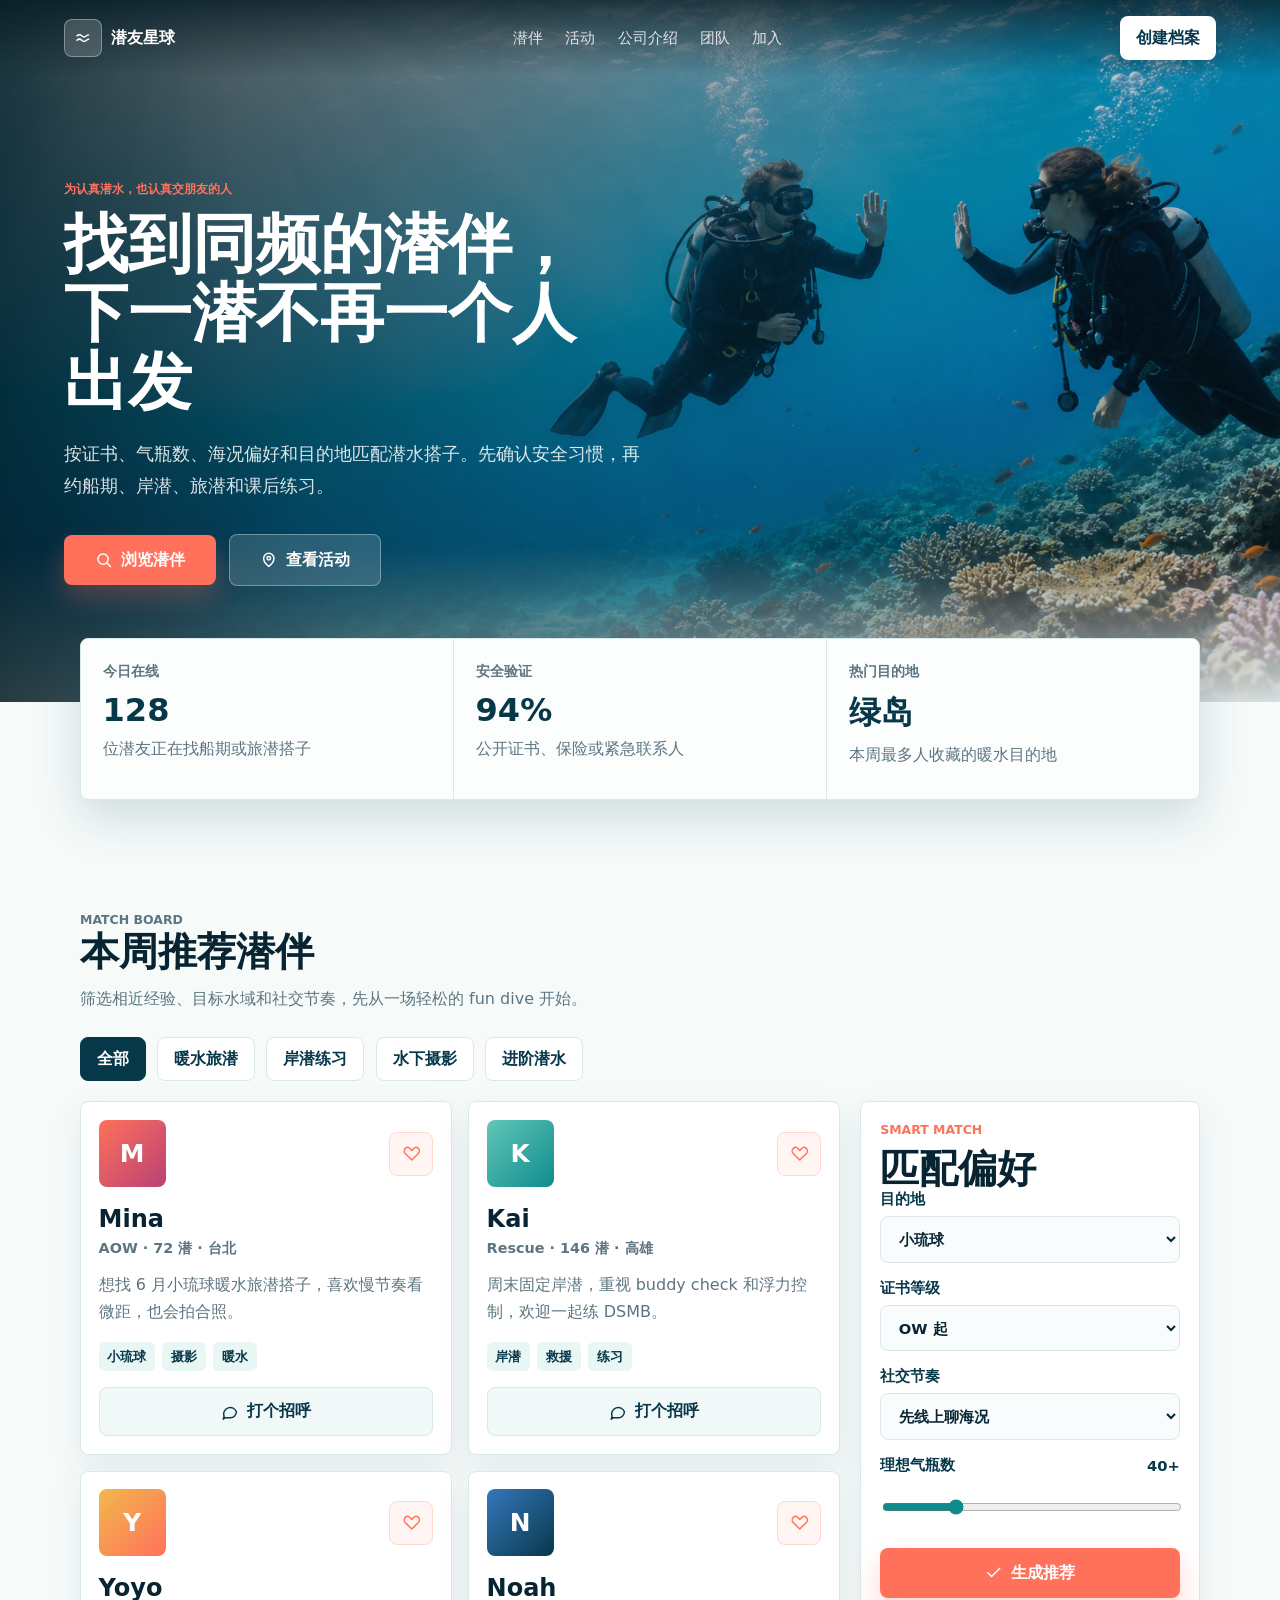
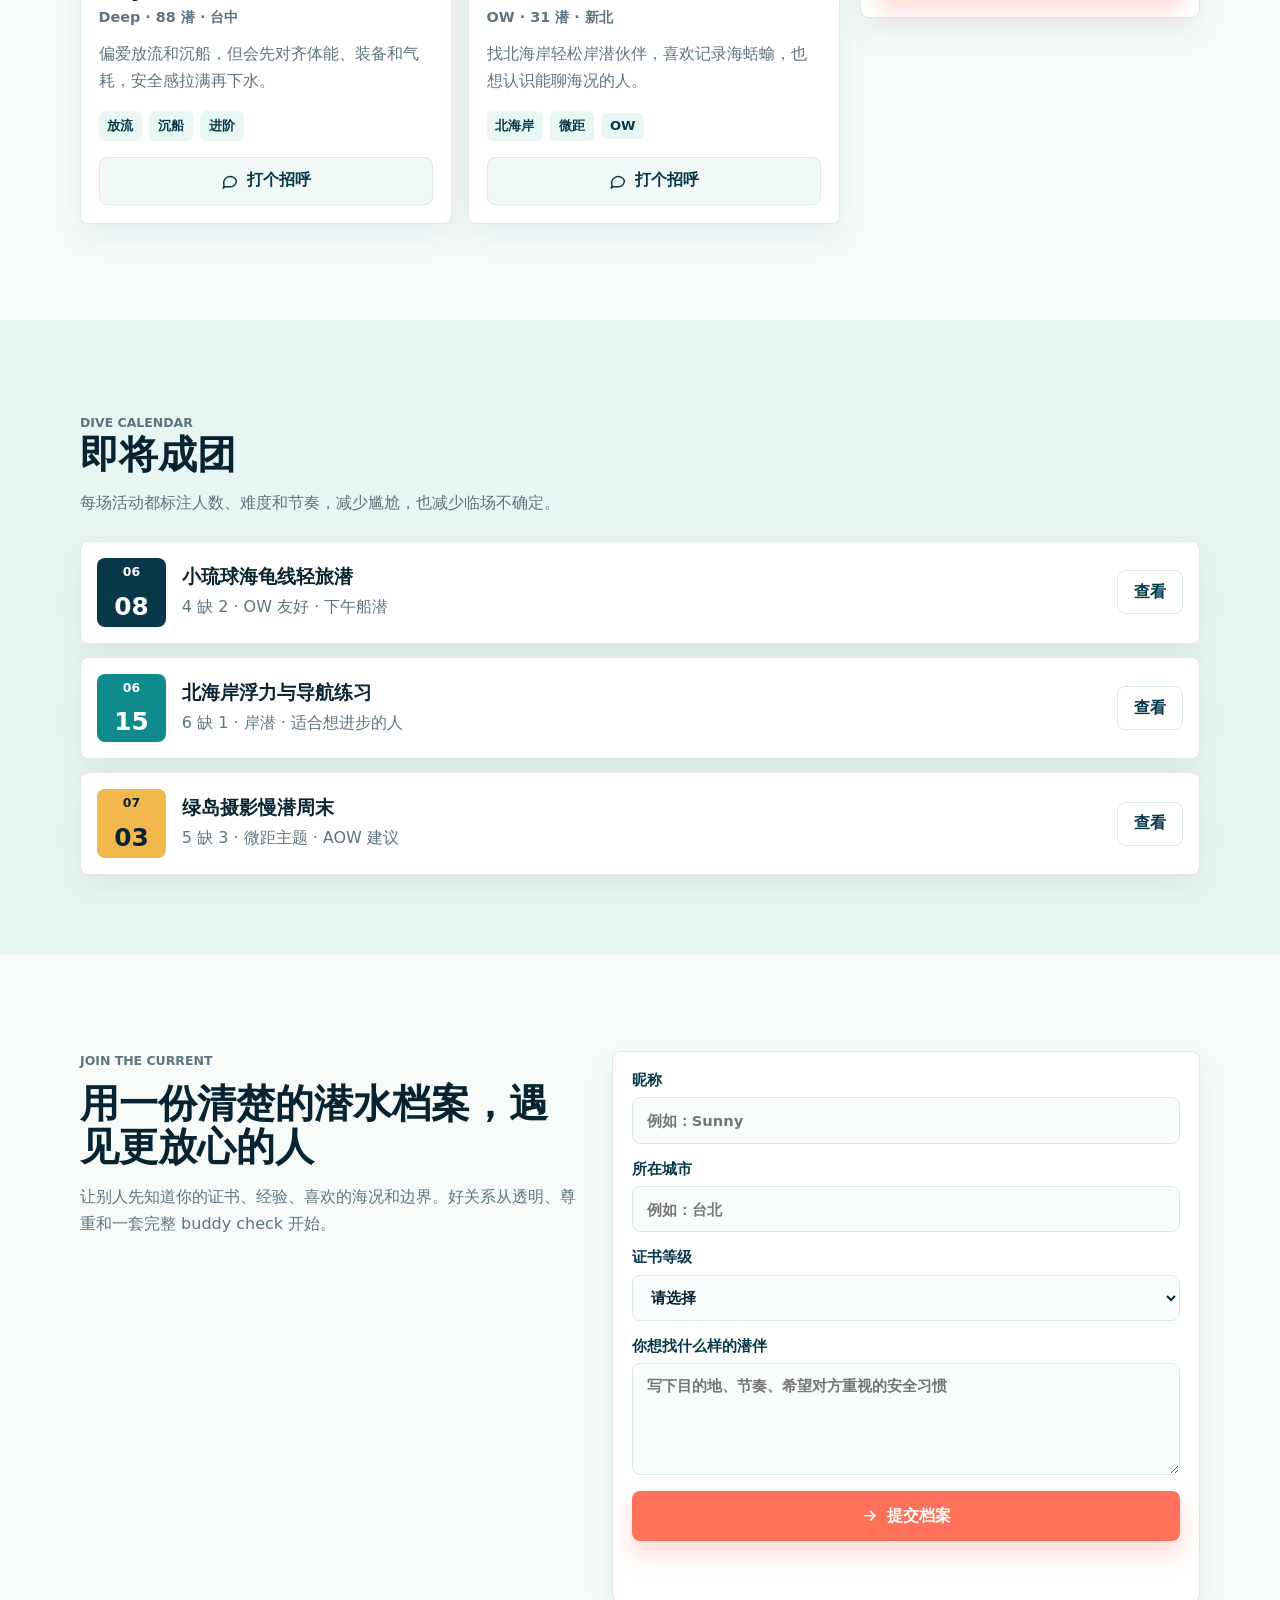
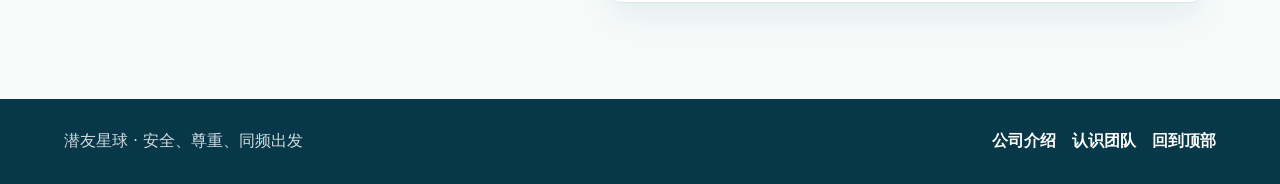
<file: index.html>
<!doctype html>
<html lang="zh-CN">
  <head>
    <meta charset="UTF-8" />
    <meta name="viewport" content="width=device-width, initial-scale=1.0" />
    <title>潜友星球 | 潜水交友</title>
    <link rel="stylesheet" href="styles.css" />
  </head>
  <body>
    <header class="site-header" aria-label="主导航">
      <a class="brand" href="#top" aria-label="潜友星球首页">
        <span class="brand-mark" aria-hidden="true">
          <svg viewBox="0 0 24 24" role="img">
            <path d="M4 15.4c2.2-2.1 4.4-2.1 6.6 0 2.1 2 4.3 2 6.4 0 .9-.8 1.9-1.3 3-1.3" />
            <path d="M4 9.3c2.2-2.1 4.4-2.1 6.6 0 2.1 2 4.3 2 6.4 0 .9-.8 1.9-1.3 3-1.3" />
          </svg>
        </span>
        潜友星球
      </a>
      <nav class="nav-links" aria-label="页面区域">
        <a href="#matches">潜伴</a>
        <a href="#trips">活动</a>
        <a href="about.html">公司介绍</a>
        <a href="team.html">团队</a>
        <a href="#join">加入</a>
      </nav>
      <a class="header-action" href="#join">创建档案</a>
    </header>

    <main id="top">
      <section class="hero" aria-labelledby="hero-title">
        <img
          class="hero-image"
          src="assets/dive-social-hero.png"
          alt="两位水肺潜水员在热带珊瑚礁附近打招呼"
        />
        <div class="hero-scrim"></div>
        <div class="hero-content">
          <p class="eyebrow">为认真潜水，也认真交朋友的人</p>
          <h1 id="hero-title">找到同频的潜伴，下一潜不再一个人出发</h1>
          <p class="hero-copy">
            按证书、气瓶数、海况偏好和目的地匹配潜水搭子。先确认安全习惯，再约船期、岸潜、旅潜和课后练习。
          </p>
          <div class="hero-actions" aria-label="快捷操作">
            <a class="button primary" href="#matches">
              <svg viewBox="0 0 24 24" aria-hidden="true">
                <path d="m21 21-4.3-4.3" />
                <circle cx="11" cy="11" r="7" />
              </svg>
              浏览潜伴
            </a>
            <a class="button secondary" href="#trips">
              <svg viewBox="0 0 24 24" aria-hidden="true">
                <path d="M12 21s7-5.1 7-11a7 7 0 0 0-14 0c0 5.9 7 11 7 11Z" />
                <circle cx="12" cy="10" r="2.4" />
              </svg>
              查看活动
            </a>
          </div>
        </div>
      </section>

      <section class="quick-panel" aria-label="匹配概览">
        <article>
          <span>今日在线</span>
          <strong data-count="128">128</strong>
          <p>位潜友正在找船期或旅潜搭子</p>
        </article>
        <article>
          <span>安全验证</span>
          <strong data-count="94">94%</strong>
          <p>公开证书、保险或紧急联系人</p>
        </article>
        <article>
          <span>热门目的地</span>
          <strong>绿岛</strong>
          <p>本周最多人收藏的暖水目的地</p>
        </article>
      </section>

      <section class="section explore" id="matches" aria-labelledby="matches-title">
        <div class="section-heading">
          <p class="eyebrow">Match Board</p>
          <h2 id="matches-title">本周推荐潜伴</h2>
          <p>筛选相近经验、目标水域和社交节奏，先从一场轻松的 fun dive 开始。</p>
        </div>

        <div class="filters" role="group" aria-label="潜伴筛选">
          <button class="filter-chip is-active" type="button" data-filter="all">全部</button>
          <button class="filter-chip" type="button" data-filter="warm">暖水旅潜</button>
          <button class="filter-chip" type="button" data-filter="shore">岸潜练习</button>
          <button class="filter-chip" type="button" data-filter="photo">水下摄影</button>
          <button class="filter-chip" type="button" data-filter="advanced">进阶潜水</button>
        </div>

        <div class="match-layout">
          <div class="profile-grid" aria-live="polite">
            <article class="profile-card" data-tags="warm photo">
              <div class="profile-top">
                <div class="avatar avatar-coral" aria-hidden="true">M</div>
                <button class="icon-button" type="button" aria-label="收藏 Mina">
                  <svg viewBox="0 0 24 24" aria-hidden="true">
                    <path d="M20.8 4.6c-1.8-1.7-4.6-1.6-6.3.2L12 7.4 9.5 4.8C7.8 3 5 2.9 3.2 4.6c-2 1.9-2.1 5-.2 7l9 8.9 9-8.9c1.9-2 1.8-5.1-.2-7Z" />
                  </svg>
                </button>
              </div>
              <h3>Mina</h3>
              <p class="meta">AOW · 72 潜 · 台北</p>
              <p>想找 6 月小琉球暖水旅潜搭子，喜欢慢节奏看微距，也会拍合照。</p>
              <div class="tag-row">
                <span>小琉球</span>
                <span>摄影</span>
                <span>暖水</span>
              </div>
              <button class="message-button" type="button" data-name="Mina">
                <svg viewBox="0 0 24 24" aria-hidden="true">
                  <path d="M21 12a8 8 0 0 1-8 8H6l-3 2 1.2-4A8 8 0 1 1 21 12Z" />
                </svg>
                打个招呼
              </button>
            </article>

            <article class="profile-card" data-tags="shore advanced">
              <div class="profile-top">
                <div class="avatar avatar-mint" aria-hidden="true">K</div>
                <button class="icon-button" type="button" aria-label="收藏 Kai">
                  <svg viewBox="0 0 24 24" aria-hidden="true">
                    <path d="M20.8 4.6c-1.8-1.7-4.6-1.6-6.3.2L12 7.4 9.5 4.8C7.8 3 5 2.9 3.2 4.6c-2 1.9-2.1 5-.2 7l9 8.9 9-8.9c1.9-2 1.8-5.1-.2-7Z" />
                  </svg>
                </button>
              </div>
              <h3>Kai</h3>
              <p class="meta">Rescue · 146 潜 · 高雄</p>
              <p>周末固定岸潜，重视 buddy check 和浮力控制，欢迎一起练 DSMB。</p>
              <div class="tag-row">
                <span>岸潜</span>
                <span>救援</span>
                <span>练习</span>
              </div>
              <button class="message-button" type="button" data-name="Kai">
                <svg viewBox="0 0 24 24" aria-hidden="true">
                  <path d="M21 12a8 8 0 0 1-8 8H6l-3 2 1.2-4A8 8 0 1 1 21 12Z" />
                </svg>
                打个招呼
              </button>
            </article>

            <article class="profile-card" data-tags="warm advanced">
              <div class="profile-top">
                <div class="avatar avatar-sun" aria-hidden="true">Y</div>
                <button class="icon-button" type="button" aria-label="收藏 Yoyo">
                  <svg viewBox="0 0 24 24" aria-hidden="true">
                    <path d="M20.8 4.6c-1.8-1.7-4.6-1.6-6.3.2L12 7.4 9.5 4.8C7.8 3 5 2.9 3.2 4.6c-2 1.9-2.1 5-.2 7l9 8.9 9-8.9c1.9-2 1.8-5.1-.2-7Z" />
                  </svg>
                </button>
              </div>
              <h3>Yoyo</h3>
              <p class="meta">Deep · 88 潜 · 台中</p>
              <p>偏爱放流和沉船，但会先对齐体能、装备和气耗，安全感拉满再下水。</p>
              <div class="tag-row">
                <span>放流</span>
                <span>沉船</span>
                <span>进阶</span>
              </div>
              <button class="message-button" type="button" data-name="Yoyo">
                <svg viewBox="0 0 24 24" aria-hidden="true">
                  <path d="M21 12a8 8 0 0 1-8 8H6l-3 2 1.2-4A8 8 0 1 1 21 12Z" />
                </svg>
                打个招呼
              </button>
            </article>

            <article class="profile-card" data-tags="shore photo">
              <div class="profile-top">
                <div class="avatar avatar-blue" aria-hidden="true">N</div>
                <button class="icon-button" type="button" aria-label="收藏 Noah">
                  <svg viewBox="0 0 24 24" aria-hidden="true">
                    <path d="M20.8 4.6c-1.8-1.7-4.6-1.6-6.3.2L12 7.4 9.5 4.8C7.8 3 5 2.9 3.2 4.6c-2 1.9-2.1 5-.2 7l9 8.9 9-8.9c1.9-2 1.8-5.1-.2-7Z" />
                  </svg>
                </button>
              </div>
              <h3>Noah</h3>
              <p class="meta">OW · 31 潜 · 新北</p>
              <p>找北海岸轻松岸潜伙伴，喜欢记录海蛞蝓，也想认识能聊海况的人。</p>
              <div class="tag-row">
                <span>北海岸</span>
                <span>微距</span>
                <span>OW</span>
              </div>
              <button class="message-button" type="button" data-name="Noah">
                <svg viewBox="0 0 24 24" aria-hidden="true">
                  <path d="M21 12a8 8 0 0 1-8 8H6l-3 2 1.2-4A8 8 0 1 1 21 12Z" />
                </svg>
                打个招呼
              </button>
            </article>
          </div>

          <aside class="match-panel" aria-labelledby="match-panel-title">
            <p class="eyebrow">Smart Match</p>
            <h2 id="match-panel-title">匹配偏好</h2>
            <form class="preference-form">
              <label>
                目的地
                <select id="destination">
                  <option>小琉球</option>
                  <option>绿岛</option>
                  <option>垦丁</option>
                  <option>北海岸</option>
                </select>
              </label>
              <label>
                证书等级
                <select id="level">
                  <option>OW 起</option>
                  <option>AOW 起</option>
                  <option>Rescue 起</option>
                </select>
              </label>
              <label>
                社交节奏
                <select id="pace">
                  <option>先线上聊海况</option>
                  <option>直接约一潜</option>
                  <option>多人活动优先</option>
                </select>
              </label>
              <div class="range-field">
                <span>理想气瓶数</span>
                <strong id="tankValue">40+</strong>
                <input id="tankRange" type="range" min="10" max="160" value="40" step="10" />
              </div>
              <button class="button primary full" type="submit">
                <svg viewBox="0 0 24 24" aria-hidden="true">
                  <path d="m20 6-11 11-5-5" />
                </svg>
                生成推荐
              </button>
            </form>
          </aside>
        </div>
      </section>

      <section class="section trips" id="trips" aria-labelledby="trips-title">
        <div class="section-heading">
          <p class="eyebrow">Dive Calendar</p>
          <h2 id="trips-title">即将成团</h2>
          <p>每场活动都标注人数、难度和节奏，减少尴尬，也减少临场不确定。</p>
        </div>
        <div class="trip-list">
          <article class="trip-card">
            <div class="date-box">
              <span>06</span>
              <strong>08</strong>
            </div>
            <div>
              <h3>小琉球海龟线轻旅潜</h3>
              <p>4 缺 2 · OW 友好 · 下午船潜</p>
            </div>
            <button class="text-button" type="button">查看</button>
          </article>
          <article class="trip-card">
            <div class="date-box accent">
              <span>06</span>
              <strong>15</strong>
            </div>
            <div>
              <h3>北海岸浮力与导航练习</h3>
              <p>6 缺 1 · 岸潜 · 适合想进步的人</p>
            </div>
            <button class="text-button" type="button">查看</button>
          </article>
          <article class="trip-card">
            <div class="date-box warm">
              <span>07</span>
              <strong>03</strong>
            </div>
            <div>
              <h3>绿岛摄影慢潜周末</h3>
              <p>5 缺 3 · 微距主题 · AOW 建议</p>
            </div>
            <button class="text-button" type="button">查看</button>
          </article>
        </div>
      </section>

      <section class="section join" id="join" aria-labelledby="join-title">
        <div class="join-copy">
          <p class="eyebrow">Join The Current</p>
          <h2 id="join-title">用一份清楚的潜水档案，遇见更放心的人</h2>
          <p>
            让别人先知道你的证书、经验、喜欢的海况和边界。好关系从透明、尊重和一套完整 buddy check 开始。
          </p>
        </div>
        <form class="join-form" id="joinForm">
          <label>
            昵称
            <input name="name" type="text" placeholder="例如：Sunny" required />
          </label>
          <label>
            所在城市
            <input name="city" type="text" placeholder="例如：台北" required />
          </label>
          <label>
            证书等级
            <select name="certification" required>
              <option value="">请选择</option>
              <option>OW</option>
              <option>AOW</option>
              <option>Rescue</option>
              <option>DM / Instructor</option>
            </select>
          </label>
          <label>
            你想找什么样的潜伴
            <textarea name="bio" rows="4" placeholder="写下目的地、节奏、希望对方重视的安全习惯" required></textarea>
          </label>
          <button class="button primary full" type="submit">
            <svg viewBox="0 0 24 24" aria-hidden="true">
              <path d="M5 12h14" />
              <path d="m13 6 6 6-6 6" />
            </svg>
            提交档案
          </button>
          <p class="form-note" id="formNote" role="status" aria-live="polite"></p>
        </form>
      </section>
    </main>

    <footer class="site-footer">
      <p>潜友星球 · 安全、尊重、同频出发</p>
      <div class="footer-links">
        <a href="about.html">公司介绍</a>
        <a href="team.html">认识团队</a>
        <a href="#top">回到顶部</a>
      </div>
    </footer>

    <script src="script.js"></script>
  </body>
</html>
</file>
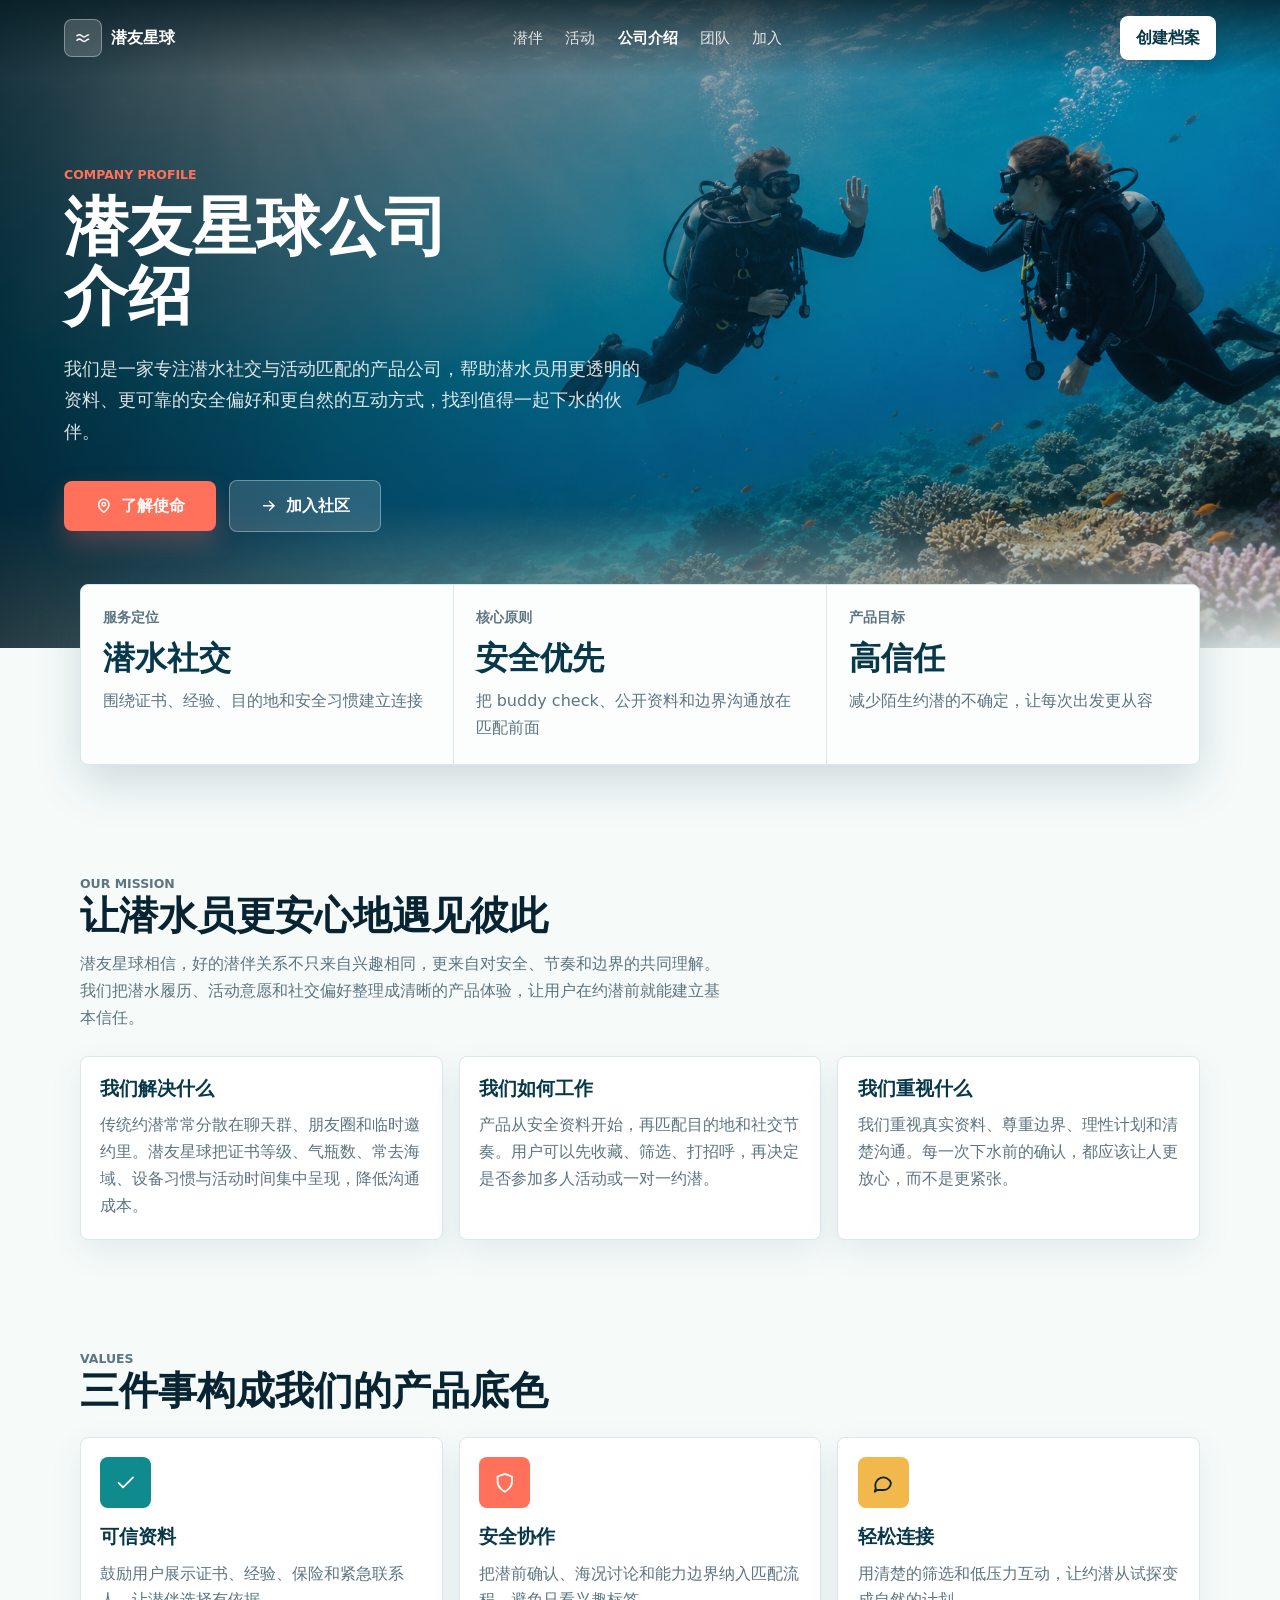
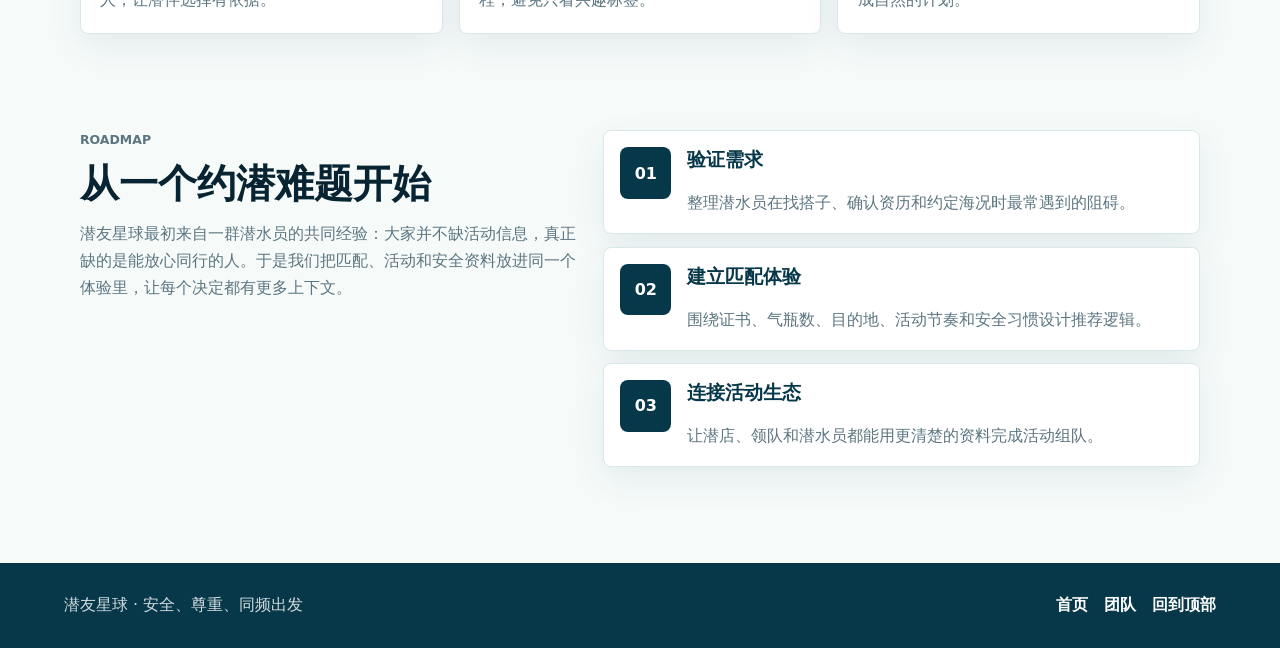
<file: about.html>
<!doctype html>
<html lang="zh-CN">
  <head>
    <meta charset="UTF-8" />
    <meta name="viewport" content="width=device-width, initial-scale=1.0" />
    <title>公司介绍 | 潜友星球</title>
    <link rel="stylesheet" href="styles.css" />
  </head>
  <body>
    <header class="site-header" aria-label="主导航">
      <a class="brand" href="index.html#top" aria-label="潜友星球首页">
        <span class="brand-mark" aria-hidden="true">
          <svg viewBox="0 0 24 24" role="img">
            <path d="M4 15.4c2.2-2.1 4.4-2.1 6.6 0 2.1 2 4.3 2 6.4 0 .9-.8 1.9-1.3 3-1.3" />
            <path d="M4 9.3c2.2-2.1 4.4-2.1 6.6 0 2.1 2 4.3 2 6.4 0 .9-.8 1.9-1.3 3-1.3" />
          </svg>
        </span>
        潜友星球
      </a>
      <nav class="nav-links" aria-label="页面区域">
        <a href="index.html#matches">潜伴</a>
        <a href="index.html#trips">活动</a>
        <a href="about.html" aria-current="page">公司介绍</a>
        <a href="team.html">团队</a>
        <a href="index.html#join">加入</a>
      </nav>
      <a class="header-action" href="index.html#join">创建档案</a>
    </header>

    <main id="top">
      <section class="hero about-hero" aria-labelledby="about-title">
        <img
          class="hero-image"
          src="assets/dive-social-hero.png"
          alt="潜水员在清澈海水中与潜伴同行"
        />
        <div class="hero-scrim"></div>
        <div class="hero-content about-hero-content">
          <p class="eyebrow">Company Profile</p>
          <h1 id="about-title">潜友星球公司介绍</h1>
          <p class="hero-copy">
            我们是一家专注潜水社交与活动匹配的产品公司，帮助潜水员用更透明的资料、更可靠的安全偏好和更自然的互动方式，找到值得一起下水的伙伴。
          </p>
          <div class="hero-actions" aria-label="快捷操作">
            <a class="button primary" href="#mission">
              <svg viewBox="0 0 24 24" aria-hidden="true">
                <path d="M12 21s7-5.1 7-11a7 7 0 0 0-14 0c0 5.9 7 11 7 11Z" />
                <circle cx="12" cy="10" r="2.4" />
              </svg>
              了解使命
            </a>
            <a class="button secondary" href="index.html#join">
              <svg viewBox="0 0 24 24" aria-hidden="true">
                <path d="M5 12h14" />
                <path d="m13 6 6 6-6 6" />
              </svg>
              加入社区
            </a>
          </div>
        </div>
      </section>

      <section class="quick-panel about-stats" aria-label="公司数据">
        <article>
          <span>服务定位</span>
          <strong>潜水社交</strong>
          <p>围绕证书、经验、目的地和安全习惯建立连接</p>
        </article>
        <article>
          <span>核心原则</span>
          <strong>安全优先</strong>
          <p>把 buddy check、公开资料和边界沟通放在匹配前面</p>
        </article>
        <article>
          <span>产品目标</span>
          <strong>高信任</strong>
          <p>减少陌生约潜的不确定，让每次出发更从容</p>
        </article>
      </section>

      <section class="section company-intro" id="mission" aria-labelledby="mission-title">
        <div class="section-heading">
          <p class="eyebrow">Our Mission</p>
          <h2 id="mission-title">让潜水员更安心地遇见彼此</h2>
          <p>
            潜友星球相信，好的潜伴关系不只来自兴趣相同，更来自对安全、节奏和边界的共同理解。我们把潜水履历、活动意愿和社交偏好整理成清晰的产品体验，让用户在约潜前就能建立基本信任。
          </p>
        </div>
        <div class="intro-grid">
          <article>
            <h3>我们解决什么</h3>
            <p>
              传统约潜常常分散在聊天群、朋友圈和临时邀约里。潜友星球把证书等级、气瓶数、常去海域、设备习惯与活动时间集中呈现，降低沟通成本。
            </p>
          </article>
          <article>
            <h3>我们如何工作</h3>
            <p>
              产品从安全资料开始，再匹配目的地和社交节奏。用户可以先收藏、筛选、打招呼，再决定是否参加多人活动或一对一约潜。
            </p>
          </article>
          <article>
            <h3>我们重视什么</h3>
            <p>
              我们重视真实资料、尊重边界、理性计划和清楚沟通。每一次下水前的确认，都应该让人更放心，而不是更紧张。
            </p>
          </article>
        </div>
      </section>

      <section class="section values-section" aria-labelledby="values-title">
        <div class="section-heading">
          <p class="eyebrow">Values</p>
          <h2 id="values-title">三件事构成我们的产品底色</h2>
        </div>
        <div class="values-grid">
          <article class="company-value-card">
            <div class="value-icon" aria-hidden="true">
              <svg viewBox="0 0 24 24">
                <path d="M20 6 9 17l-5-5" />
              </svg>
            </div>
            <h3>可信资料</h3>
            <p>鼓励用户展示证书、经验、保险和紧急联系人，让潜伴选择有依据。</p>
          </article>
          <article class="company-value-card">
            <div class="value-icon accent" aria-hidden="true">
              <svg viewBox="0 0 24 24">
                <path d="M12 22s8-4 8-11V5l-8-3-8 3v6c0 7 8 11 8 11Z" />
              </svg>
            </div>
            <h3>安全协作</h3>
            <p>把潜前确认、海况讨论和能力边界纳入匹配流程，避免只看兴趣标签。</p>
          </article>
          <article class="company-value-card">
            <div class="value-icon warm" aria-hidden="true">
              <svg viewBox="0 0 24 24">
                <path d="M21 12a8 8 0 0 1-8 8H6l-3 2 1.2-4A8 8 0 1 1 21 12Z" />
              </svg>
            </div>
            <h3>轻松连接</h3>
            <p>用清楚的筛选和低压力互动，让约潜从试探变成自然的计划。</p>
          </article>
        </div>
      </section>

      <section class="section company-story" aria-labelledby="story-title">
        <div class="story-copy">
          <p class="eyebrow">Roadmap</p>
          <h2 id="story-title">从一个约潜难题开始</h2>
          <p>
            潜友星球最初来自一群潜水员的共同经验：大家并不缺活动信息，真正缺的是能放心同行的人。于是我们把匹配、活动和安全资料放进同一个体验里，让每个决定都有更多上下文。
          </p>
        </div>
        <div class="timeline" aria-label="公司发展阶段">
          <article>
            <span>01</span>
            <h3>验证需求</h3>
            <p>整理潜水员在找搭子、确认资历和约定海况时最常遇到的阻碍。</p>
          </article>
          <article>
            <span>02</span>
            <h3>建立匹配体验</h3>
            <p>围绕证书、气瓶数、目的地、活动节奏和安全习惯设计推荐逻辑。</p>
          </article>
          <article>
            <span>03</span>
            <h3>连接活动生态</h3>
            <p>让潜店、领队和潜水员都能用更清楚的资料完成活动组队。</p>
          </article>
        </div>
      </section>
    </main>

    <footer class="site-footer">
      <p>潜友星球 · 安全、尊重、同频出发</p>
      <div class="footer-links">
        <a href="index.html#top">首页</a>
        <a href="team.html">团队</a>
        <a href="#top">回到顶部</a>
      </div>
    </footer>
  </body>
</html>
</file>
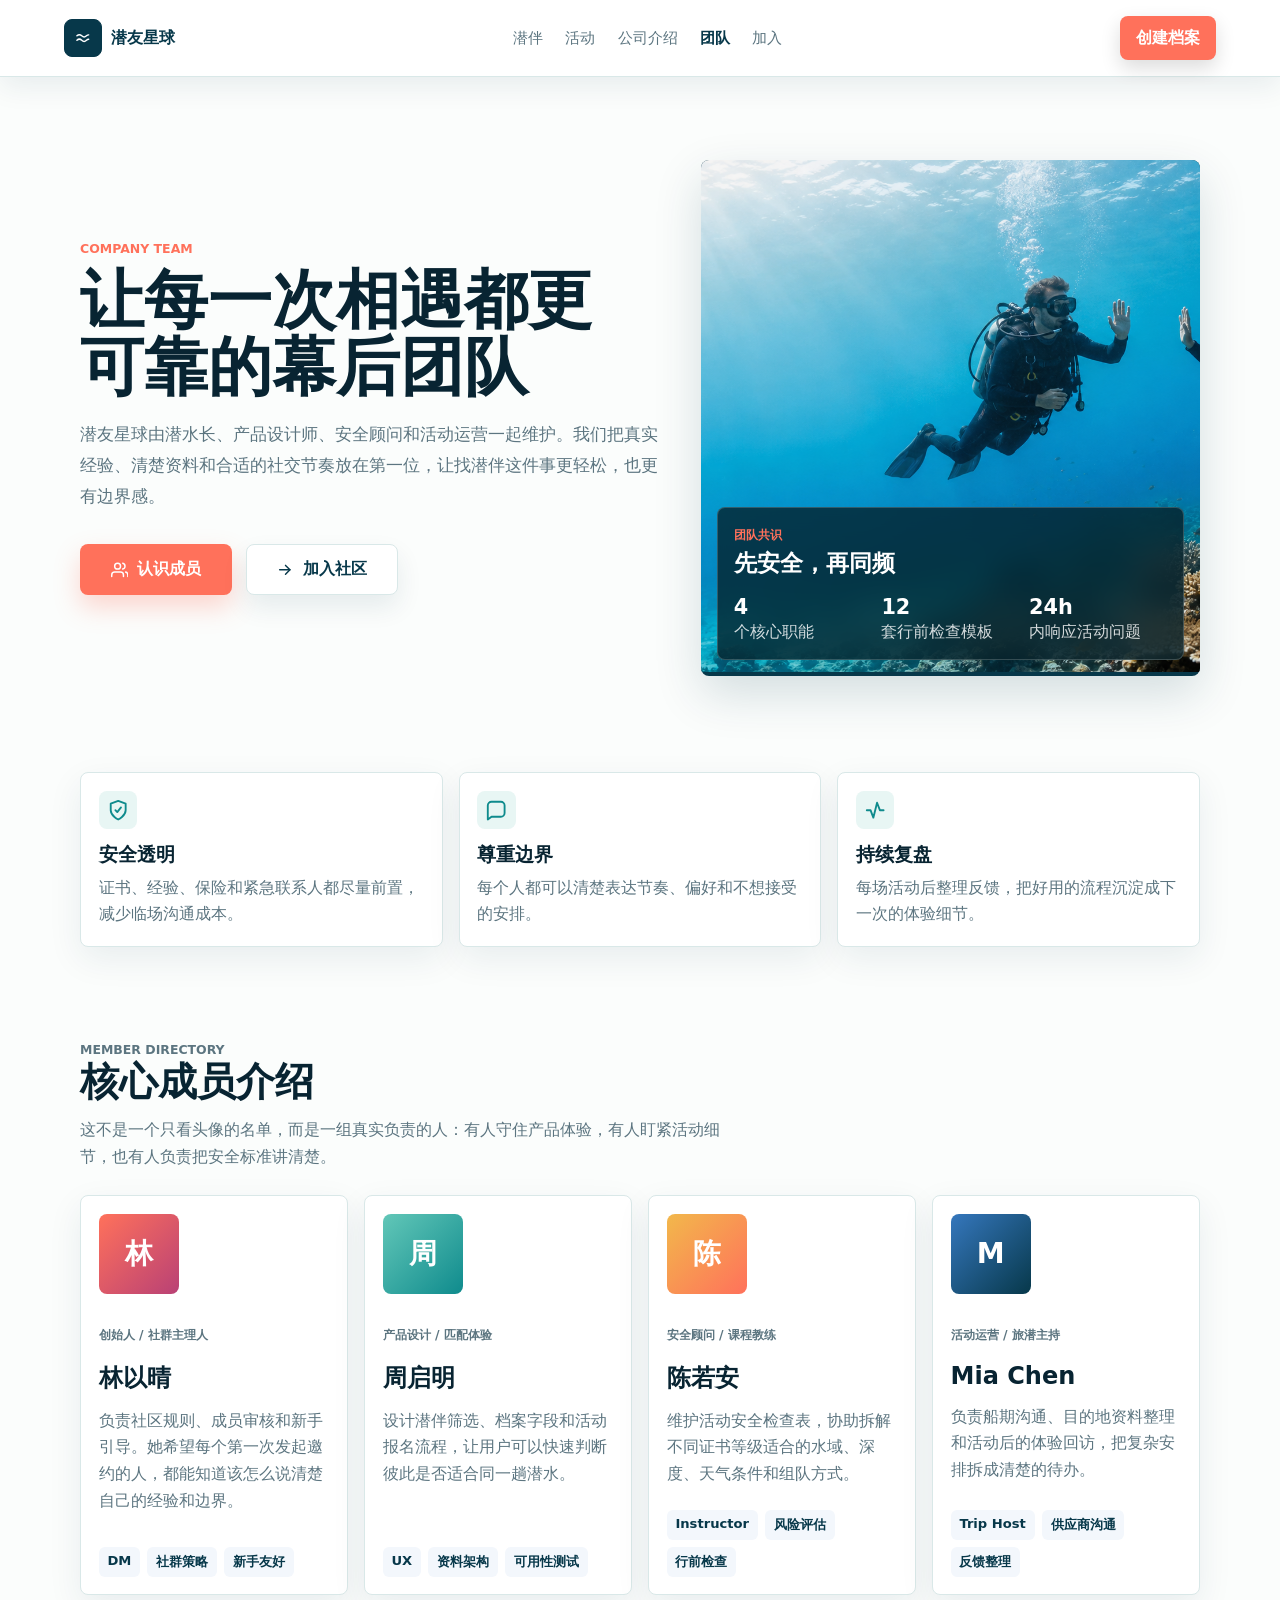
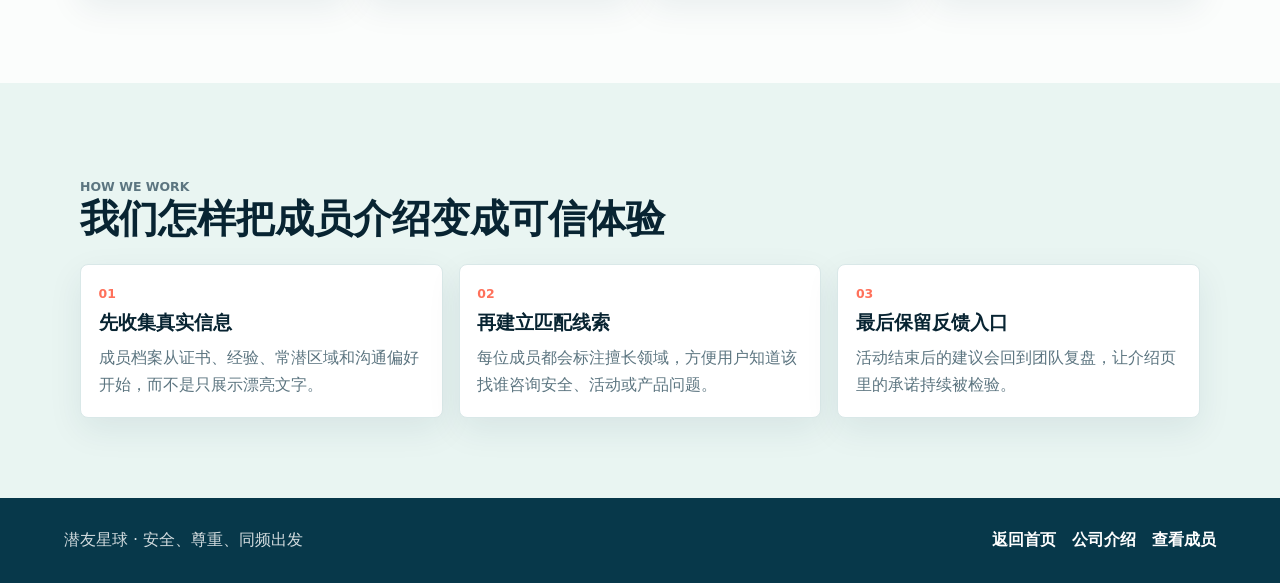
<file: team.html>
<!doctype html>
<html lang="zh-CN">
  <head>
    <meta charset="UTF-8" />
    <meta name="viewport" content="width=device-width, initial-scale=1.0" />
    <title>团队成员 | 潜友星球</title>
    <link rel="stylesheet" href="styles.css" />
  </head>
  <body class="team-page">
    <header class="site-header solid-header" aria-label="主导航">
      <a class="brand" href="index.html#top" aria-label="潜友星球首页">
        <span class="brand-mark" aria-hidden="true">
          <svg viewBox="0 0 24 24" role="img">
            <path d="M4 15.4c2.2-2.1 4.4-2.1 6.6 0 2.1 2 4.3 2 6.4 0 .9-.8 1.9-1.3 3-1.3" />
            <path d="M4 9.3c2.2-2.1 4.4-2.1 6.6 0 2.1 2 4.3 2 6.4 0 .9-.8 1.9-1.3 3-1.3" />
          </svg>
        </span>
        潜友星球
      </a>
      <nav class="nav-links" aria-label="页面区域">
        <a href="index.html#matches">潜伴</a>
        <a href="index.html#trips">活动</a>
        <a href="about.html">公司介绍</a>
        <a href="#members" aria-current="page">团队</a>
        <a href="index.html#join">加入</a>
      </nav>
      <a class="header-action" href="index.html#join">创建档案</a>
    </header>

    <main class="team-page-main">
      <section class="team-hero" aria-labelledby="team-title">
        <div class="team-hero-copy">
          <p class="eyebrow">Company Team</p>
          <h1 id="team-title">让每一次相遇都更可靠的幕后团队</h1>
          <p>
            潜友星球由潜水长、产品设计师、安全顾问和活动运营一起维护。我们把真实经验、清楚资料和合适的社交节奏放在第一位，让找潜伴这件事更轻松，也更有边界感。
          </p>
          <div class="team-hero-actions" aria-label="团队页面快捷操作">
            <a class="button primary" href="#members">
              <svg viewBox="0 0 24 24" aria-hidden="true">
                <path d="M17 21v-2a4 4 0 0 0-4-4H5a4 4 0 0 0-4 4v2" />
                <circle cx="9" cy="7" r="4" />
                <path d="M23 21v-2a4 4 0 0 0-3-3.9" />
                <path d="M16 3.1a4 4 0 0 1 0 7.8" />
              </svg>
              认识成员
            </a>
            <a class="button ghost" href="index.html#join">
              <svg viewBox="0 0 24 24" aria-hidden="true">
                <path d="M5 12h14" />
                <path d="m13 6 6 6-6 6" />
              </svg>
              加入社区
            </a>
          </div>
        </div>
        <div class="team-hero-media" aria-label="团队工作场景">
          <img src="assets/dive-social-hero.png" alt="两位水肺潜水员在热带珊瑚礁附近打招呼" />
          <div class="team-snapshot">
            <span>团队共识</span>
            <strong>先安全，再同频</strong>
            <div class="snapshot-grid" aria-label="团队数据">
              <p><b>4</b> 个核心职能</p>
              <p><b>12</b> 套行前检查模板</p>
              <p><b>24h</b> 内响应活动问题</p>
            </div>
          </div>
        </div>
      </section>

      <section class="section team-values" aria-label="团队原则">
        <article class="value-card">
          <svg viewBox="0 0 24 24" aria-hidden="true">
            <path d="M12 22s8-4 8-10V5l-8-3-8 3v7c0 6 8 10 8 10Z" />
            <path d="m9 12 2 2 4-5" />
          </svg>
          <h2>安全透明</h2>
          <p>证书、经验、保险和紧急联系人都尽量前置，减少临场沟通成本。</p>
        </article>
        <article class="value-card">
          <svg viewBox="0 0 24 24" aria-hidden="true">
            <path d="M21 15a4 4 0 0 1-4 4H7l-4 3V7a4 4 0 0 1 4-4h10a4 4 0 0 1 4 4Z" />
          </svg>
          <h2>尊重边界</h2>
          <p>每个人都可以清楚表达节奏、偏好和不想接受的安排。</p>
        </article>
        <article class="value-card">
          <svg viewBox="0 0 24 24" aria-hidden="true">
            <path d="M3 12h4l3 8 4-16 3 8h4" />
          </svg>
          <h2>持续复盘</h2>
          <p>每场活动后整理反馈，把好用的流程沉淀成下一次的体验细节。</p>
        </article>
      </section>

      <section class="section team-directory" id="members" aria-labelledby="members-title">
        <div class="section-heading">
          <p class="eyebrow">Member Directory</p>
          <h2 id="members-title">核心成员介绍</h2>
          <p>这不是一个只看头像的名单，而是一组真实负责的人：有人守住产品体验，有人盯紧活动细节，也有人负责把安全标准讲清楚。</p>
        </div>

        <div class="member-grid">
          <article class="member-card">
            <div class="member-portrait avatar-coral" aria-hidden="true">林</div>
            <p class="member-role">创始人 / 社群主理人</p>
            <h3>林以晴</h3>
            <p>负责社区规则、成员审核和新手引导。她希望每个第一次发起邀约的人，都能知道该怎么说清楚自己的经验和边界。</p>
            <div class="member-tags">
              <span>DM</span>
              <span>社群策略</span>
              <span>新手友好</span>
            </div>
          </article>

          <article class="member-card">
            <div class="member-portrait avatar-mint" aria-hidden="true">周</div>
            <p class="member-role">产品设计 / 匹配体验</p>
            <h3>周启明</h3>
            <p>设计潜伴筛选、档案字段和活动报名流程，让用户可以快速判断彼此是否适合同一趟潜水。</p>
            <div class="member-tags">
              <span>UX</span>
              <span>资料架构</span>
              <span>可用性测试</span>
            </div>
          </article>

          <article class="member-card">
            <div class="member-portrait avatar-sun" aria-hidden="true">陈</div>
            <p class="member-role">安全顾问 / 课程教练</p>
            <h3>陈若安</h3>
            <p>维护活动安全检查表，协助拆解不同证书等级适合的水域、深度、天气条件和组队方式。</p>
            <div class="member-tags">
              <span>Instructor</span>
              <span>风险评估</span>
              <span>行前检查</span>
            </div>
          </article>

          <article class="member-card">
            <div class="member-portrait avatar-blue" aria-hidden="true">M</div>
            <p class="member-role">活动运营 / 旅潜主持</p>
            <h3>Mia Chen</h3>
            <p>负责船期沟通、目的地资料整理和活动后的体验回访，把复杂安排拆成清楚的待办。</p>
            <div class="member-tags">
              <span>Trip Host</span>
              <span>供应商沟通</span>
              <span>反馈整理</span>
            </div>
          </article>
        </div>
      </section>

      <section class="team-rhythm" aria-labelledby="rhythm-title">
        <div class="team-rhythm-inner">
          <div class="section-heading">
            <p class="eyebrow">How We Work</p>
            <h2 id="rhythm-title">我们怎样把成员介绍变成可信体验</h2>
          </div>
          <div class="rhythm-list">
            <article>
              <span>01</span>
              <h3>先收集真实信息</h3>
              <p>成员档案从证书、经验、常潜区域和沟通偏好开始，而不是只展示漂亮文字。</p>
            </article>
            <article>
              <span>02</span>
              <h3>再建立匹配线索</h3>
              <p>每位成员都会标注擅长领域，方便用户知道该找谁咨询安全、活动或产品问题。</p>
            </article>
            <article>
              <span>03</span>
              <h3>最后保留反馈入口</h3>
              <p>活动结束后的建议会回到团队复盘，让介绍页里的承诺持续被检验。</p>
            </article>
          </div>
        </div>
      </section>
    </main>

    <footer class="site-footer">
      <p>潜友星球 · 安全、尊重、同频出发</p>
      <div class="footer-links">
        <a href="index.html">返回首页</a>
        <a href="about.html">公司介绍</a>
        <a href="#members">查看成员</a>
      </div>
    </footer>
  </body>
</html>
</file>
<file: styles.css>
:root {
  --ink: #082432;
  --muted: #5c7580;
  --paper: #f6fbfa;
  --surface: #ffffff;
  --line: #d9e8e8;
  --deep: #07384a;
  --reef: #0f8b8d;
  --mint: #62c7b8;
  --coral: #ff715b;
  --sun: #f2b84b;
  --blue: #3577bd;
  --shadow: 0 18px 48px rgba(7, 56, 74, 0.16);
}

* {
  box-sizing: border-box;
}

html {
  scroll-behavior: smooth;
}

body {
  margin: 0;
  font-family:
    Inter, "PingFang SC", "Microsoft YaHei", system-ui, -apple-system,
    BlinkMacSystemFont, "Segoe UI", sans-serif;
  color: var(--ink);
  background: var(--paper);
}

body::selection {
  background: rgba(255, 113, 91, 0.28);
}

a {
  color: inherit;
  text-decoration: none;
}

button,
input,
select,
textarea {
  font: inherit;
}

button {
  cursor: pointer;
}

svg {
  display: block;
  width: 1.1rem;
  height: 1.1rem;
  fill: none;
  stroke: currentColor;
  stroke-linecap: round;
  stroke-linejoin: round;
  stroke-width: 2;
}

.site-header {
  position: fixed;
  top: 0;
  left: 0;
  z-index: 20;
  display: flex;
  align-items: center;
  justify-content: space-between;
  width: 100%;
  padding: 1rem 5vw;
  color: #fff;
  background: linear-gradient(180deg, rgba(3, 25, 34, 0.76), rgba(3, 25, 34, 0));
}

.site-header.solid-header {
  color: var(--deep);
  background: rgba(255, 255, 255, 0.94);
  border-bottom: 1px solid var(--line);
  box-shadow: 0 10px 28px rgba(7, 56, 74, 0.08);
  backdrop-filter: blur(16px);
}

.site-header.solid-header .brand-mark {
  color: #fff;
  background: var(--deep);
  border-color: var(--deep);
}

.site-header.solid-header .nav-links {
  color: var(--muted);
}

.site-header.solid-header .nav-links a:hover {
  color: var(--deep);
}

.site-header.solid-header .header-action {
  color: #fff;
  background: var(--coral);
}

.brand,
.nav-links,
.header-action,
.button,
.message-button,
.text-button,
.icon-button,
.filter-chip {
  min-height: 2.75rem;
}

.brand {
  display: inline-flex;
  align-items: center;
  gap: 0.6rem;
  font-weight: 800;
}

.brand-mark {
  display: grid;
  width: 2.35rem;
  height: 2.35rem;
  place-items: center;
  color: #fff;
  background: rgba(255, 255, 255, 0.18);
  border: 1px solid rgba(255, 255, 255, 0.34);
  border-radius: 8px;
  backdrop-filter: blur(12px);
}

.nav-links {
  display: flex;
  align-items: center;
  gap: 1.4rem;
  color: rgba(255, 255, 255, 0.84);
  font-size: 0.95rem;
}

.nav-links a:hover {
  color: #fff;
}

.header-action {
  display: inline-flex;
  align-items: center;
  padding: 0 1rem;
  color: var(--deep);
  font-weight: 800;
  background: #fff;
  border-radius: 8px;
  box-shadow: 0 8px 20px rgba(0, 0, 0, 0.14);
}

.hero {
  position: relative;
  display: grid;
  min-height: 78vh;
  overflow: hidden;
  place-items: end start;
  background: var(--deep);
}

.hero-image,
.hero-scrim {
  position: absolute;
  inset: 0;
  width: 100%;
  height: 100%;
}

.hero-image {
  object-fit: cover;
  object-position: center;
}

.hero-scrim {
  background:
    linear-gradient(90deg, rgba(3, 28, 37, 0.86), rgba(3, 28, 37, 0.38) 52%, rgba(3, 28, 37, 0.12)),
    linear-gradient(0deg, rgba(246, 251, 250, 1) 0%, rgba(246, 251, 250, 0) 22%);
}

.hero-content {
  position: relative;
  z-index: 1;
  width: min(720px, 90vw);
  padding: 9rem 5vw 7.25rem;
  color: #fff;
}

.eyebrow {
  margin: 0 0 0.7rem;
  color: var(--coral);
  font-size: 0.78rem;
  font-weight: 900;
  letter-spacing: 0;
  text-transform: uppercase;
}

.hero h1,
.section h2,
.join h2 {
  margin: 0;
  line-height: 1.08;
}

.hero h1 {
  max-width: 12ch;
  font-size: 4rem;
}

.hero-copy {
  max-width: 40rem;
  margin: 1.35rem 0 0;
  color: rgba(255, 255, 255, 0.86);
  font-size: 1.12rem;
  line-height: 1.78;
}

.hero-actions,
.tag-row,
.profile-top {
  display: flex;
  align-items: center;
}

.hero-actions {
  flex-wrap: wrap;
  gap: 0.8rem;
  margin-top: 2rem;
}

.button,
.message-button,
.text-button {
  display: inline-flex;
  align-items: center;
  justify-content: center;
  gap: 0.55rem;
  border: 0;
  border-radius: 8px;
  font-weight: 850;
  transition:
    transform 160ms ease,
    box-shadow 160ms ease,
    background 160ms ease;
}

.button {
  min-width: 9.5rem;
  padding: 0.9rem 1.15rem;
}

.button:hover,
.message-button:hover,
.text-button:hover,
.icon-button:hover,
.filter-chip:hover {
  transform: translateY(-1px);
}

.button.primary {
  color: #fff;
  background: var(--coral);
  box-shadow: 0 12px 26px rgba(255, 113, 91, 0.28);
}

.button.primary:hover {
  background: #f05f48;
}

.button.secondary {
  color: #fff;
  background: rgba(255, 255, 255, 0.15);
  border: 1px solid rgba(255, 255, 255, 0.34);
  backdrop-filter: blur(12px);
}

.button.ghost {
  color: var(--deep);
  background: #fff;
  border: 1px solid var(--line);
  box-shadow: 0 12px 26px rgba(7, 56, 74, 0.09);
}

.button.full,
.message-button {
  width: 100%;
}

.quick-panel {
  position: relative;
  z-index: 2;
  display: grid;
  grid-template-columns: repeat(3, 1fr);
  gap: 1px;
  width: min(1120px, 90vw);
  margin: -4rem auto 0;
  overflow: hidden;
  background: var(--line);
  border: 1px solid var(--line);
  border-radius: 8px;
  box-shadow: var(--shadow);
}

.quick-panel article {
  min-height: 10rem;
  padding: 1.35rem;
  background: rgba(255, 255, 255, 0.92);
}

.quick-panel span {
  color: var(--muted);
  font-size: 0.86rem;
  font-weight: 800;
}

.quick-panel strong {
  display: block;
  margin-top: 0.65rem;
  color: var(--deep);
  font-size: 2rem;
}

.quick-panel p,
.section-heading p,
.profile-card p,
.trip-card p,
.join-copy p,
.form-note {
  color: var(--muted);
  line-height: 1.68;
}

.quick-panel p {
  margin: 0.45rem 0 0;
}

.section {
  width: min(1120px, 90vw);
  margin: 0 auto;
  padding: 6rem 0 0;
}

section[id] {
  scroll-margin-top: 5.5rem;
}

.section-heading {
  max-width: 650px;
  margin-bottom: 1.5rem;
}

.section h2,
.join h2 {
  font-size: 2.45rem;
}

.section-heading p {
  margin: 0.85rem 0 0;
}

.filters {
  display: flex;
  flex-wrap: wrap;
  gap: 0.7rem;
  margin-bottom: 1.25rem;
}

.filter-chip {
  padding: 0 1rem;
  color: var(--deep);
  font-weight: 800;
  background: var(--surface);
  border: 1px solid var(--line);
  border-radius: 8px;
}

.filter-chip.is-active {
  color: #fff;
  background: var(--deep);
  border-color: var(--deep);
}

.match-layout {
  display: grid;
  grid-template-columns: minmax(0, 1fr) 340px;
  gap: 1.25rem;
  align-items: start;
}

.profile-grid {
  display: grid;
  grid-template-columns: repeat(2, minmax(0, 1fr));
  gap: 1rem;
}

.profile-card,
.match-panel,
.join-form,
.trip-card {
  background: var(--surface);
  border: 1px solid var(--line);
  border-radius: 8px;
  box-shadow: 0 12px 34px rgba(7, 56, 74, 0.08);
}

.profile-card {
  display: flex;
  min-height: 22rem;
  padding: 1.1rem;
  flex-direction: column;
}

.profile-card.is-hidden {
  display: none;
}

.profile-top {
  justify-content: space-between;
  margin-bottom: 1.1rem;
}

.avatar {
  display: grid;
  width: 4.2rem;
  height: 4.2rem;
  place-items: center;
  color: #fff;
  border-radius: 8px;
  font-size: 1.55rem;
  font-weight: 900;
}

.avatar-coral {
  background: linear-gradient(135deg, var(--coral), #b94175);
}

.avatar-mint {
  background: linear-gradient(135deg, var(--mint), var(--reef));
}

.avatar-sun {
  background: linear-gradient(135deg, var(--sun), var(--coral));
}

.avatar-blue {
  background: linear-gradient(135deg, var(--blue), var(--deep));
}

.icon-button {
  display: grid;
  width: 2.75rem;
  padding: 0;
  place-items: center;
  color: var(--coral);
  background: #fff5f2;
  border: 1px solid #ffd8cf;
  border-radius: 8px;
}

.icon-button.is-saved {
  color: #fff;
  background: var(--coral);
  border-color: var(--coral);
}

.profile-card h3,
.trip-card h3,
.match-panel h2 {
  margin: 0;
}

.profile-card h3 {
  font-size: 1.5rem;
}

.meta {
  margin: 0.2rem 0 0.75rem;
  font-size: 0.9rem;
  font-weight: 800;
}

.profile-card p:not(.meta) {
  margin: 0 0 1rem;
}

.tag-row {
  flex-wrap: wrap;
  gap: 0.45rem;
  margin-top: auto;
}

.tag-row span {
  padding: 0.36rem 0.55rem;
  color: var(--deep);
  font-size: 0.82rem;
  font-weight: 800;
  background: #e8f6f4;
  border-radius: 6px;
}

.message-button {
  margin-top: 1rem;
  padding: 0.8rem 1rem;
  color: var(--deep);
  background: #f1f8f8;
  border: 1px solid var(--line);
}

.match-panel {
  position: sticky;
  top: 5.5rem;
  padding: 1.2rem;
}

.preference-form,
.join-form {
  display: grid;
  gap: 1rem;
}

label,
.range-field {
  display: grid;
  gap: 0.45rem;
  color: var(--deep);
  font-size: 0.92rem;
  font-weight: 850;
}

input,
select,
textarea {
  width: 100%;
  color: var(--ink);
  background: #f8fcfc;
  border: 1px solid var(--line);
  border-radius: 8px;
  outline: 0;
}

input,
select {
  height: 2.9rem;
  padding: 0 0.85rem;
}

textarea {
  resize: vertical;
  min-height: 7rem;
  padding: 0.8rem 0.85rem;
}

input:focus,
select:focus,
textarea:focus {
  border-color: var(--reef);
  box-shadow: 0 0 0 4px rgba(15, 139, 141, 0.12);
}

.range-field {
  grid-template-columns: 1fr auto;
  align-items: center;
}

.range-field input {
  grid-column: 1 / -1;
  accent-color: var(--reef);
}

.trips {
  width: 100%;
  margin-top: 6rem;
  padding: 5rem max(5vw, calc((100vw - 1120px) / 2));
  background: #e9f5f2;
}

.trip-list {
  display: grid;
  gap: 0.8rem;
}

.trip-card {
  display: grid;
  grid-template-columns: auto 1fr auto;
  gap: 1rem;
  align-items: center;
  padding: 1rem;
}

.date-box {
  display: grid;
  width: 4.3rem;
  height: 4.3rem;
  place-items: center;
  color: #fff;
  background: var(--deep);
  border-radius: 8px;
}

.date-box span {
  font-size: 0.78rem;
  font-weight: 850;
}

.date-box strong {
  font-size: 1.55rem;
}

.date-box.accent {
  background: var(--reef);
}

.date-box.warm {
  color: var(--ink);
  background: var(--sun);
}

.trip-card p {
  margin: 0.25rem 0 0;
}

.text-button {
  padding: 0 1rem;
  color: var(--deep);
  background: #fff;
  border: 1px solid var(--line);
}

.join {
  display: grid;
  grid-template-columns: minmax(0, 0.85fr) minmax(320px, 1fr);
  gap: 2rem;
  align-items: start;
  padding-bottom: 6rem;
}

.join-copy {
  position: sticky;
  top: 6rem;
}

.join-copy p {
  max-width: 34rem;
}

.join-form {
  padding: 1.2rem;
}

.form-note {
  min-height: 1.6rem;
  margin: 0;
  font-weight: 800;
}

.form-note.is-success {
  color: var(--reef);
}

.site-footer {
  display: flex;
  justify-content: space-between;
  gap: 1rem;
  padding: 2rem 5vw;
  color: rgba(255, 255, 255, 0.82);
  background: var(--deep);
}

.site-footer p {
  margin: 0;
}

.site-footer a {
  color: #fff;
  font-weight: 850;
}

.footer-links {
  display: flex;
  flex-wrap: wrap;
  gap: 1rem;
  justify-content: flex-end;
}

.nav-links a[aria-current="page"] {
  color: #fff;
  font-weight: 850;
}

.site-header.solid-header .nav-links a[aria-current="page"] {
  color: var(--deep);
}

.about-hero {
  min-height: 72vh;
}

.about-hero-content h1 {
  max-width: 10ch;
}

.about-stats {
  margin-bottom: 1rem;
}

.company-intro {
  padding-top: 5rem;
}

.intro-grid,
.values-grid,
.company-story {
  display: grid;
  gap: 1rem;
}

.intro-grid {
  grid-template-columns: repeat(3, minmax(0, 1fr));
}

.team-page {
  background: #fbfdfc;
}

.team-page-main {
  padding-top: 5rem;
}

.team-hero {
  display: grid;
  grid-template-columns: minmax(0, 0.92fr) minmax(360px, 0.78fr);
  gap: 2rem;
  align-items: center;
  width: min(1120px, 90vw);
  margin: 0 auto;
  padding: 5rem 0 3rem;
}

.team-hero h1 {
  max-width: 12ch;
  margin: 0;
  font-size: 4rem;
  line-height: 1.05;
}

.team-hero-copy > p:not(.eyebrow) {
  max-width: 42rem;
  margin: 1.15rem 0 0;
  color: var(--muted);
  font-size: 1.08rem;
  line-height: 1.78;
}

.team-hero-actions {
  display: flex;
  flex-wrap: wrap;
  gap: 0.85rem;
  margin-top: 2rem;
}

.team-hero-media {
  position: relative;
  min-height: 32rem;
  overflow: hidden;
  background: var(--deep);
  border-radius: 8px;
  box-shadow: var(--shadow);
}

.team-hero-media img {
  width: 100%;
  height: 100%;
  min-height: 32rem;
  object-fit: cover;
}

.team-snapshot {
  position: absolute;
  right: 1rem;
  bottom: 1rem;
  left: 1rem;
  padding: 1rem;
  color: #fff;
  background: rgba(6, 32, 42, 0.78);
  border: 1px solid rgba(255, 255, 255, 0.18);
  border-radius: 8px;
  backdrop-filter: blur(14px);
}

.team-snapshot span,
.member-role,
.rhythm-list span {
  color: var(--coral);
  font-size: 0.78rem;
  font-weight: 900;
  letter-spacing: 0;
  text-transform: uppercase;
}

.team-snapshot strong {
  display: block;
  margin-top: 0.25rem;
  font-size: 1.45rem;
}

.snapshot-grid {
  display: grid;
  grid-template-columns: repeat(3, 1fr);
  gap: 0.6rem;
  margin-top: 0.9rem;
}

.snapshot-grid p {
  margin: 0;
  color: rgba(255, 255, 255, 0.82);
  line-height: 1.35;
}

.snapshot-grid b {
  display: block;
  color: #fff;
  font-size: 1.3rem;
}

.team-values {
  display: grid;
  grid-template-columns: repeat(3, minmax(0, 1fr));
  gap: 1rem;
  padding-top: 3rem;
}

.intro-grid article,
.company-value-card,
.timeline article,
.value-card,
.member-card,
.rhythm-list article {
  background: var(--surface);
  border: 1px solid var(--line);
  border-radius: 8px;
  box-shadow: 0 12px 34px rgba(7, 56, 74, 0.08);
}

.intro-grid article,
.company-value-card {
  padding: 1.2rem;
}

.intro-grid h3,
.company-value-card h3,
.timeline h3 {
  margin: 0;
  color: var(--deep);
  font-size: 1.2rem;
}

.value-card {
  padding: 1.1rem;
}

.value-card svg {
  width: 2.4rem;
  height: 2.4rem;
  padding: 0.5rem;
  color: var(--reef);
  background: #e8f6f4;
  border-radius: 8px;
}

.value-card h2 {
  margin: 1rem 0 0;
  font-size: 1.2rem;
}

.intro-grid p,
.company-value-card p,
.story-copy p,
.timeline p,
.value-card p,
.member-card p,
.rhythm-list p {
  color: var(--muted);
  line-height: 1.68;
}

.intro-grid p,
.company-value-card p,
.timeline p {
  margin: 0.65rem 0 0;
}

.values-grid {
  grid-template-columns: repeat(3, minmax(0, 1fr));
}

.value-icon {
  display: grid;
  width: 3.2rem;
  height: 3.2rem;
  margin-bottom: 1rem;
  place-items: center;
  color: #fff;
  background: var(--reef);
  border-radius: 8px;
}

.value-icon.accent {
  background: var(--coral);
}

.value-icon.warm {
  color: var(--ink);
  background: var(--sun);
}

.value-icon svg {
  width: 1.35rem;
  height: 1.35rem;
}

.company-story {
  grid-template-columns: minmax(0, 0.85fr) minmax(320px, 1fr);
  align-items: start;
  padding-bottom: 6rem;
}

.story-copy {
  position: sticky;
  top: 6rem;
}

.story-copy p {
  max-width: 34rem;
}

.timeline {
  display: grid;
  gap: 0.8rem;
}

.timeline article {
  display: grid;
  grid-template-columns: auto 1fr;
  gap: 0.4rem 1rem;
  padding: 1rem;
}

.timeline span {
  display: grid;
  grid-row: span 2;
  width: 3.2rem;
  height: 3.2rem;
  place-items: center;
  color: #fff;
  font-weight: 900;
  background: var(--deep);
  border-radius: 8px;
}

.value-card p {
  margin: 0.55rem 0 0;
}

.team-directory {
  padding-top: 5rem;
  padding-bottom: 5.5rem;
}

.member-grid {
  display: grid;
  grid-template-columns: repeat(4, minmax(0, 1fr));
  gap: 1rem;
}

.member-card {
  display: flex;
  min-height: 25rem;
  padding: 1.1rem;
  flex-direction: column;
}

.member-portrait {
  display: grid;
  width: 5rem;
  height: 5rem;
  margin-bottom: 1.15rem;
  place-items: center;
  color: #fff;
  border-radius: 8px;
  font-size: 1.75rem;
  font-weight: 900;
}

.member-card h3 {
  margin: 0.25rem 0 0;
  font-size: 1.5rem;
}

.member-card p:not(.member-role) {
  margin: 0.85rem 0 0;
}

.member-tags {
  display: flex;
  flex-wrap: wrap;
  gap: 0.45rem;
  margin-top: auto;
  padding-top: 1rem;
}

.member-tags span {
  padding: 0.36rem 0.55rem;
  color: var(--deep);
  font-size: 0.82rem;
  font-weight: 800;
  background: #f3f7fc;
  border-radius: 6px;
}

.team-rhythm {
  padding: 5rem max(5vw, calc((100vw - 1120px) / 2));
  background: #e9f5f2;
}

.team-rhythm-inner {
  width: 100%;
}

.team-rhythm h2 {
  margin: 0;
  font-size: 2.45rem;
  line-height: 1.08;
}

.rhythm-list {
  display: grid;
  grid-template-columns: repeat(3, minmax(0, 1fr));
  gap: 1rem;
}

.rhythm-list article {
  padding: 1.1rem;
}

.rhythm-list h3 {
  margin: 0.55rem 0 0;
  font-size: 1.2rem;
}

.rhythm-list p {
  margin: 0.55rem 0 0;
}

@media (max-width: 920px) {
  .site-header {
    padding: 0.8rem 4vw;
  }

  .nav-links {
    display: none;
  }

  .hero {
    min-height: 68vh;
  }

  .hero-content {
    width: 100%;
    padding: 7.2rem 5vw 5.5rem;
  }

  .hero h1 {
    max-width: 13ch;
    font-size: 3rem;
  }

  .quick-panel,
  .match-layout,
  .join,
  .intro-grid,
  .values-grid,
  .company-story {
    grid-template-columns: 1fr;
  }

  .match-panel,
  .join-copy,
  .story-copy {
    position: static;
  }

  .team-hero {
    grid-template-columns: 1fr;
    padding-top: 3.5rem;
  }

  .team-hero h1 {
    max-width: 13ch;
    font-size: 3rem;
  }

  .team-values,
  .member-grid,
  .rhythm-list {
    grid-template-columns: repeat(2, minmax(0, 1fr));
  }
}

@media (max-width: 680px) {
  .header-action {
    display: none;
  }

  .hero h1 {
    font-size: 2.35rem;
  }

  .hero-copy {
    font-size: 1rem;
  }

  .quick-panel {
    margin-top: -2.5rem;
  }

  .quick-panel,
  .profile-grid,
  .trip-card {
    grid-template-columns: 1fr;
  }

  .section {
    padding-top: 4.5rem;
  }

  .section h2,
  .join h2 {
    font-size: 2rem;
  }

  .trip-card {
    align-items: start;
  }

  .text-button {
    width: 100%;
  }

  .site-footer {
    flex-direction: column;
  }

  .footer-links {
    justify-content: flex-start;
  }

  .team-page-main {
    padding-top: 4.4rem;
  }

  .team-hero h1 {
    font-size: 2.35rem;
  }

  .team-hero-media,
  .team-hero-media img {
    min-height: 24rem;
  }

  .snapshot-grid,
  .team-values,
  .member-grid,
  .rhythm-list {
    grid-template-columns: 1fr;
  }

  .timeline article {
    grid-template-columns: 1fr;
  }

  .timeline span {
    grid-row: auto;
  }
}
</file>
